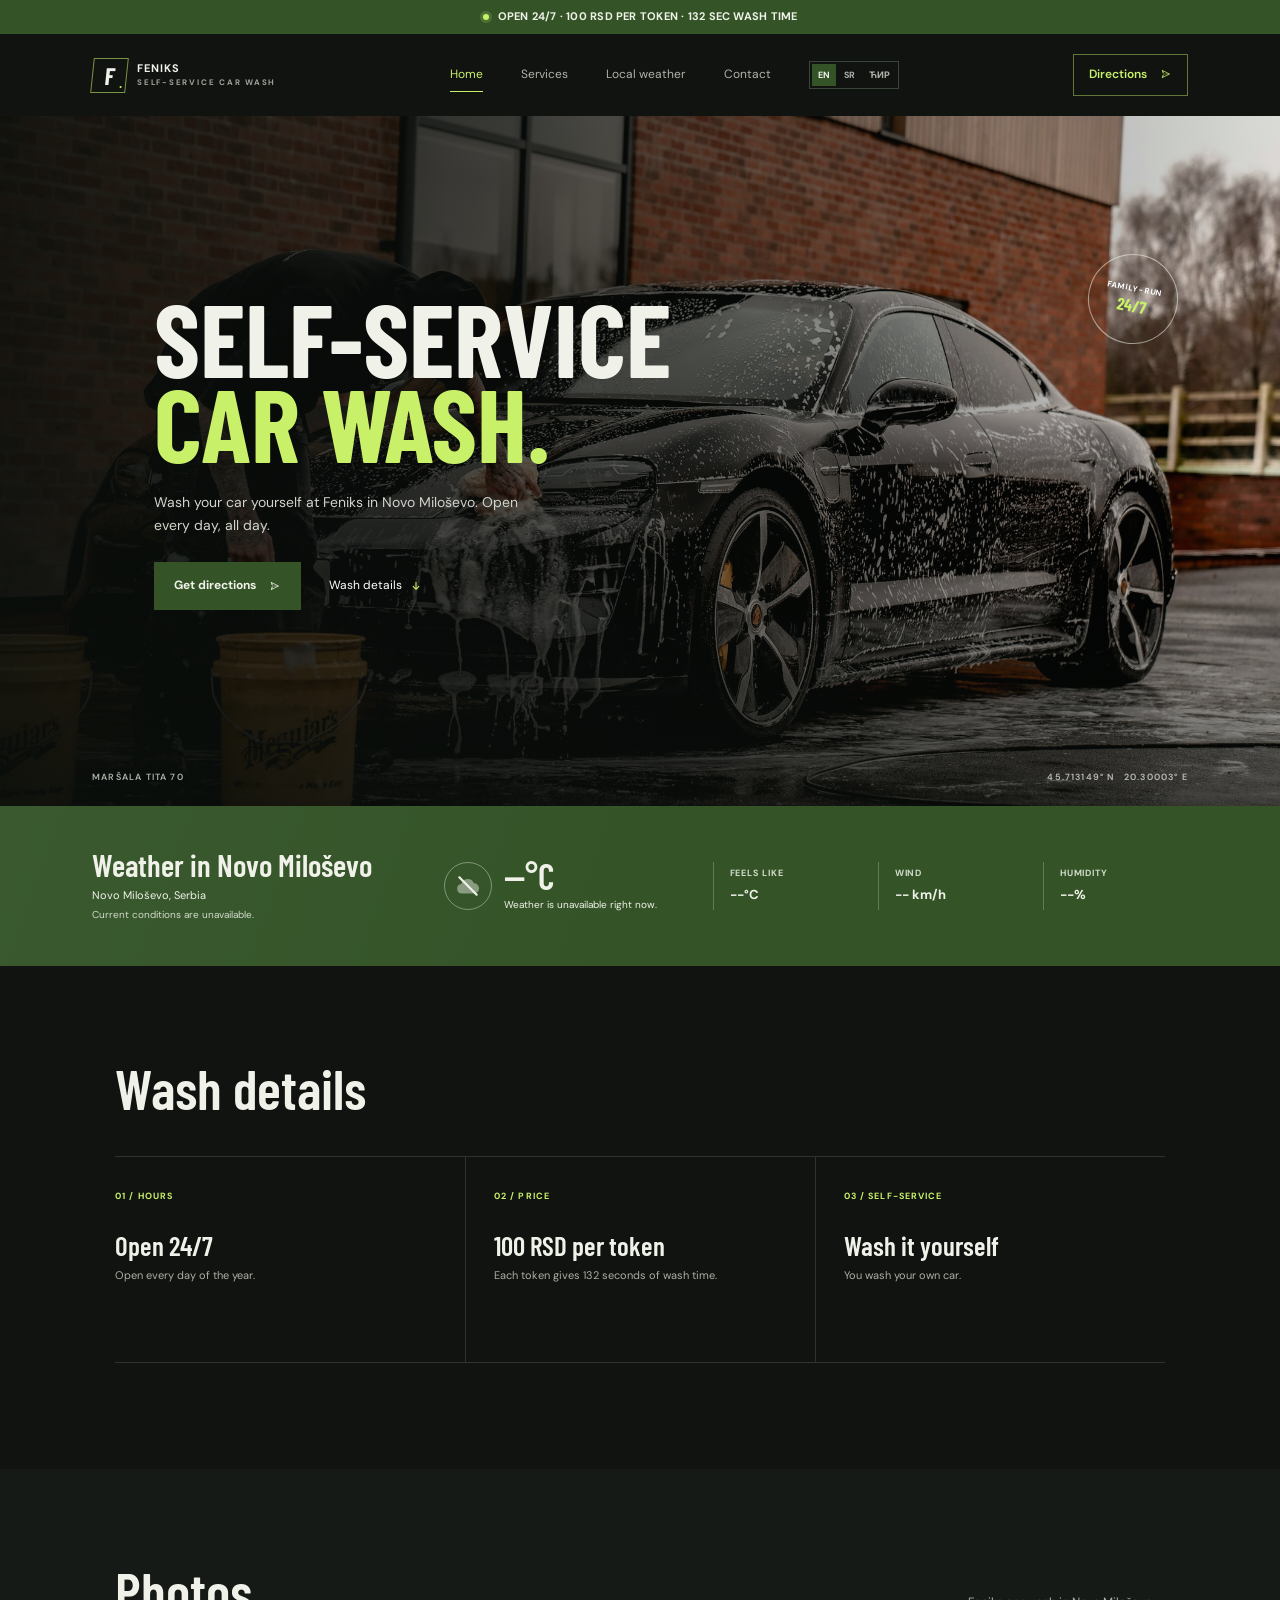
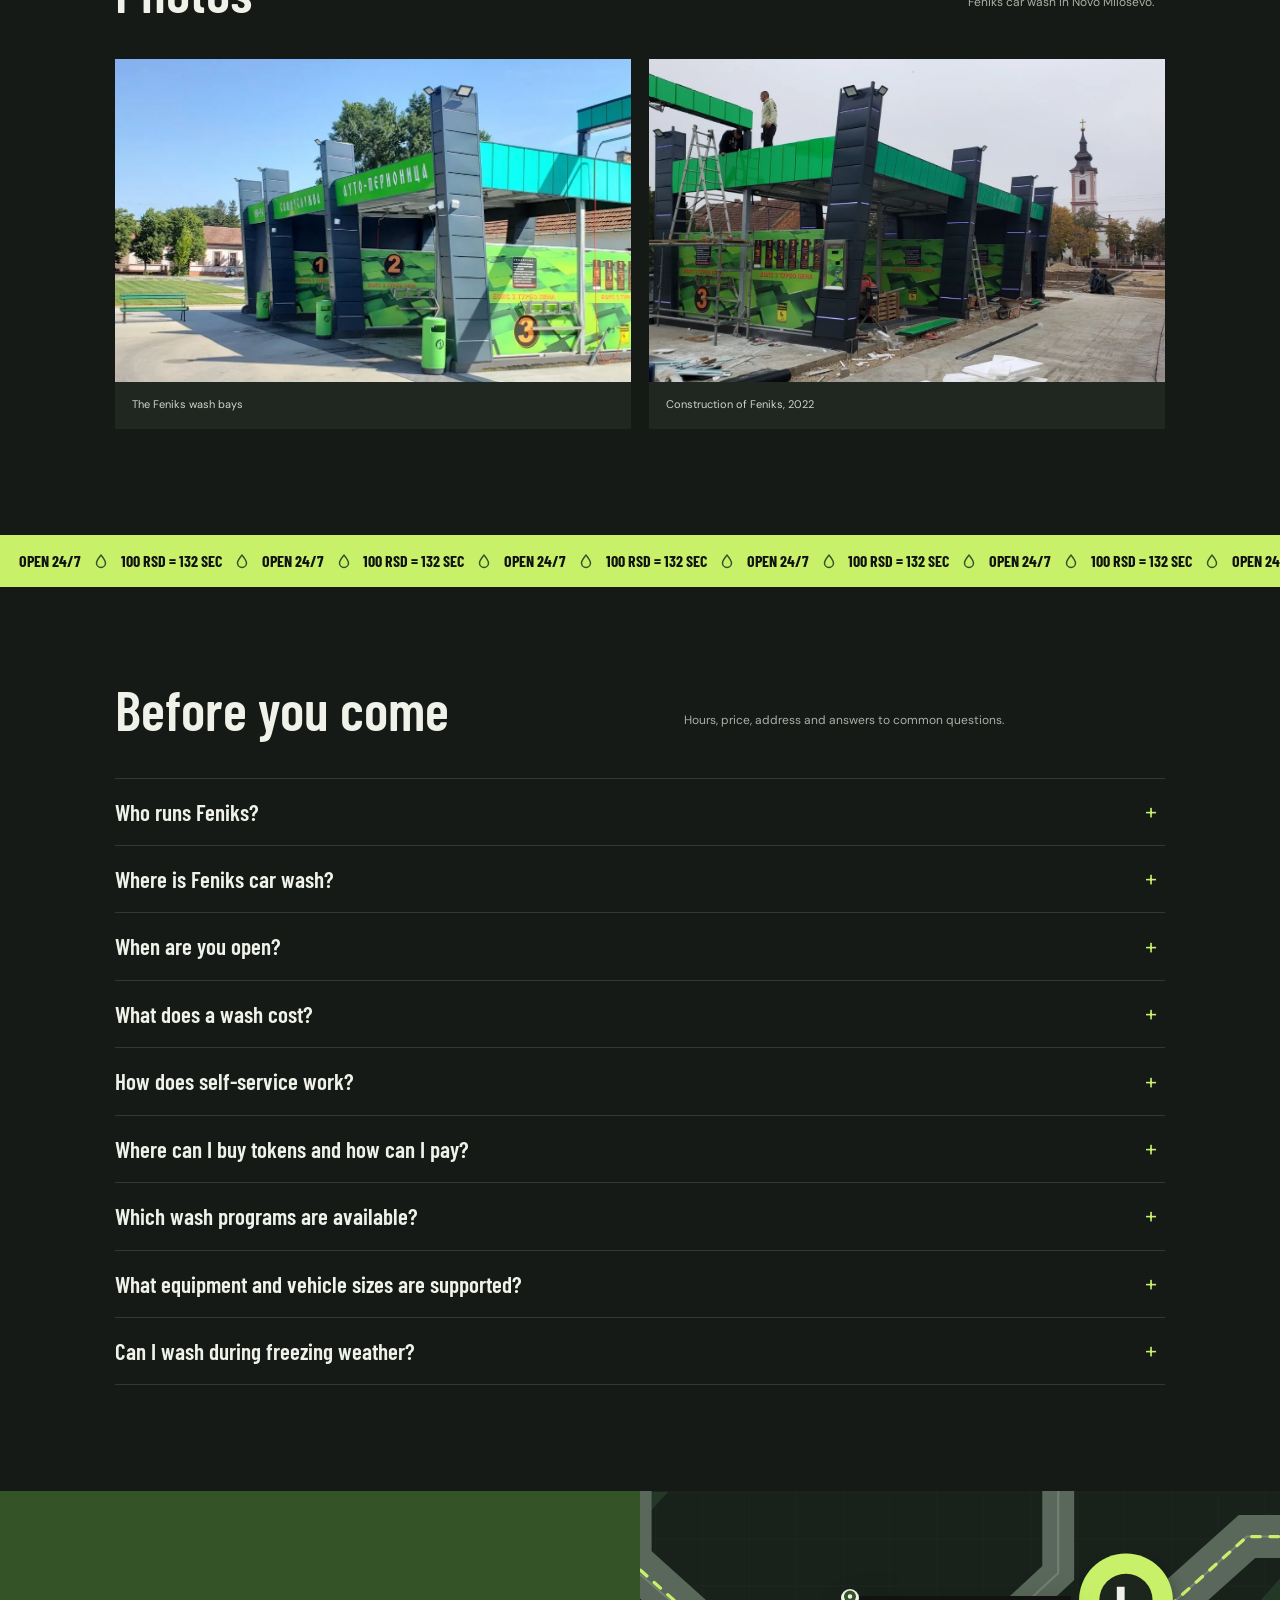
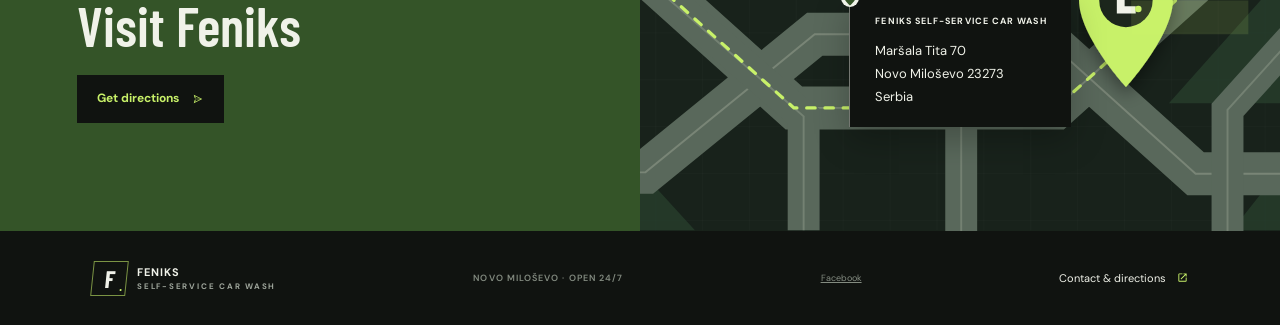
<file: index.html>
<!doctype html>
<html lang="en">
<head>
  <meta charset="utf-8">
  <meta name="viewport" content="width=device-width, initial-scale=1">
  <meta name="theme-color" content="#101310">
  <link rel="icon" href="assets/phoenix.svg" type="image/svg+xml">
  <meta name="description" data-description-en="Feniks is a family-run self-service car wash at Maršala Tita 70 in Novo Miloševo, Serbia. Open 24/7. A 100 RSD token gives 132 seconds of wash time." data-description-sr="Feniks je porodična samouslužna auto-perionica na adresi Maršala Tita 70 u Novom Miloševu, Srbija. Otvorena je 24/7. Žeton od 100 RSD daje 132 sekunde pranja." content="Feniks is a family-run self-service car wash at Maršala Tita 70 in Novo Miloševo, Serbia. Open 24/7. A 100 RSD token gives 132 seconds of wash time.">
  <link rel="canonical" href="https://feniks-autoperionica.netlify.app/">
  <link rel="apple-touch-icon" href="assets/apple-touch-icon.png">
  <meta property="og:title" data-meta-en="Feniks Self-Service Car Wash | Novo Miloševo" data-meta-sr="Feniks samouslužna auto-perionica | Novo Miloševo" content="Feniks Self-Service Car Wash | Novo Miloševo">
  <meta property="og:description" data-meta-en="Feniks is a family-run self-service car wash at Maršala Tita 70 in Novo Miloševo, Serbia. Open 24/7. A 100 RSD token gives 132 seconds of wash time." data-meta-sr="Feniks je porodična samouslužna auto-perionica na adresi Maršala Tita 70 u Novom Miloševu, Srbija. Otvorena je 24/7. Žeton od 100 RSD daje 132 sekunde pranja." content="Feniks is a family-run self-service car wash at Maršala Tita 70 in Novo Miloševo, Serbia. Open 24/7. A 100 RSD token gives 132 seconds of wash time.">
  <meta property="og:type" content="website">
  <meta property="og:url" content="https://feniks-autoperionica.netlify.app/">
  <meta property="og:image" content="https://feniks-autoperionica.netlify.app/assets/hero-carwash.jpg">
  <meta name="twitter:card" content="summary_large_image">
  <title data-en="Feniks Self-Service Car Wash | Novo Miloševo" data-sr="Feniks samouslužna auto-perionica | Novo Miloševo">Feniks Self-Service Car Wash | Novo Miloševo</title>
  <!-- Add telephone to this structured data only after the owner supplies verified details. -->
  <script type="application/ld+json">
  {
    "@context": "https://schema.org",
    "@type": "AutoWash",
    "name": "Feniks",
    "url": "https://feniks-autoperionica.netlify.app/",
    "image": "https://feniks-autoperionica.netlify.app/assets/hero-carwash.jpg",
    "inLanguage": ["sr", "en"],
    "sameAs": ["https://www.facebook.com/auoperionica.feniks.novo.milosevo/"],
    "description": "Family-run self-service car wash at Maršala Tita 70 in Novo Miloševo, Serbia. Open 24/7. A 100 RSD token gives 132 seconds of wash time.",
    "address": {
      "@type": "PostalAddress",
      "streetAddress": "Maršala Tita 70",
      "addressLocality": "Novo Miloševo",
      "postalCode": "23273",
      "addressRegion": "Vojvodina",
      "addressCountry": "RS"
    },
    "geo": {
      "@type": "GeoCoordinates",
      "latitude": 45.713149,
      "longitude": 20.30003
    },
    "hasMap": "https://share.google/EAo3mSlD37FfRf42s",
    "openingHoursSpecification": {
      "@type": "OpeningHoursSpecification",
      "dayOfWeek": [
        "https://schema.org/Monday",
        "https://schema.org/Tuesday",
        "https://schema.org/Wednesday",
        "https://schema.org/Thursday",
        "https://schema.org/Friday",
        "https://schema.org/Saturday",
        "https://schema.org/Sunday"
      ],
      "opens": "00:00",
      "closes": "23:59"
    }
  }
  </script>
  <link rel="stylesheet" href="styles.css">
  <script src="script.js" defer></script>
</head>
<body>
  <div class="topline"><span class="pulse-dot"></span><span data-en="OPEN 24/7 · 100 RSD PER TOKEN · 132 SEC WASH TIME" data-sr="OTVORENO 24/7 · 100 RSD PO ŽETONU · 132 SEKUNDI PRANJA">OPEN 24/7 · 100 RSD PER TOKEN · 132 SEC WASH TIME</span></div>
  <header class="site-header">
    <a class="brand" href="index.html" aria-label="Feniks home"><span class="brand-mark">F<span>.</span></span><span class="brand-name">FENIKS <small data-en="SELF-SERVICE CAR WASH" data-sr="SAMOUSLUŽNA AUTO-PERIONICA">SELF-SERVICE CAR WASH</small></span></a>
    <nav class="main-nav" aria-label="Main navigation / Navigacija">
      <a class="active" href="index.html" aria-current="page" data-en="Home" data-sr="Početna">Home</a>
      <a href="#services" data-en="Services" data-sr="Usluge">Services</a>
      <a href="#weather" data-en="Local weather" data-sr="Vreme">Local weather</a>
      <a href="contact.html" data-en="Contact" data-sr="Kontakt">Contact</a>
      <div class="language-switch" role="group" aria-label="Language / Jezik">
        <button type="button" data-language="en" aria-pressed="true">EN</button>
        <button type="button" data-language="sr-Latn" aria-pressed="false" aria-label="Serbian Latin">SR</button>
        <button type="button" data-language="sr-Cyrl" aria-pressed="false" aria-label="Serbian Cyrillic">ЋИР</button>
      </div>
    </nav>
    <a class="header-cta" href="contact.html"><span class="cta-label" data-en="Directions" data-sr="Lokacija">Directions</span><svg class="icon" aria-hidden="true"><use href="assets/icons.svg#near-me"></use></svg></a>
  </header>

  <main>
    <section class="hero" aria-labelledby="hero-title">
      <img class="hero-image" src="assets/hero-carwash.jpg" alt="A car in a self-service wash bay at Feniks in Novo Miloševo" width="2200" height="1467" fetchpriority="high">
      <div class="hero-shade"></div>
      <div class="hero-copy">
        <h1 id="hero-title"><span class="title-line" data-en="SELF-SERVICE" data-sr="SAMOUSLUŽNA">SELF-SERVICE</span><br><span class="accent-line" data-en="CAR WASH." data-sr="AUTO-PERIONICA.">CAR WASH.</span></h1>
        <p class="hero-text" data-en="Wash your car yourself at Feniks in Novo Miloševo. Open every day, all day." data-sr="Operite automobil sami u auto-perionici Feniks u Novom Miloševu. Otvoreno svakog dana, 24 sata.">Wash your car yourself at Feniks in Novo Miloševo. Open every day, all day.</p>
        <div class="hero-actions">
          <a class="button button-green" href="contact.html"><span class="button-label" data-en="Get directions" data-sr="Lokacija">Get directions</span><svg class="icon" aria-hidden="true"><use href="assets/icons.svg#near-me"></use></svg></a>
          <a class="text-link" href="#services"><span class="text-label" data-en="Wash details" data-sr="Detalji pranja">Wash details</span> <svg class="icon" aria-hidden="true"><use href="assets/icons.svg#arrow-down"></use></svg></a>
        </div>
      </div>
      <div class="hero-stamp"><span data-en="FAMILY-RUN" data-sr="PORODIČNA">FAMILY-RUN</span><b>24/7</b></div>
      <div class="hero-bottom"><span>MARŠALA TITA 70</span><span>45.713149° N &nbsp; 20.30003° E</span></div>
    </section>

    <section class="weather-band" id="weather" aria-labelledby="weather-title">
      <div class="weather-intro">
        <h2 id="weather-title" data-en="Weather in Novo Miloševo" data-sr="Vreme u Novom Miloševu">Weather in Novo Miloševo</h2>
        <p><span data-en="Novo Miloševo, Serbia" data-sr="Novo Miloševo, Srbija">Novo Miloševo, Serbia</span> <span class="weather-updated" id="weather-updated" data-en="Current conditions are unavailable." data-sr="Trenutni uslovi nisu dostupni.">Current conditions are unavailable.</span></p>
      </div>
      <div class="weather-current" aria-live="polite">
        <span class="weather-symbol" id="weather-symbol" aria-hidden="true"><svg class="icon"><use href="assets/icons.svg#partly-cloudy"></use></svg></span>
        <div><strong id="weather-temperature">--°C</strong><span id="weather-description" data-en="Weather is unavailable right now." data-sr="Vreme trenutno nije dostupno.">Weather is unavailable right now.</span></div>
      </div>
      <div class="weather-detail"><span data-en="FEELS LIKE" data-sr="SUBJEKTIVNI OSEĆAJ">FEELS LIKE</span><strong id="weather-feels">--°C</strong></div>
      <div class="weather-detail"><span data-en="WIND" data-sr="VETAR">WIND</span><strong id="weather-wind">-- km/h</strong></div>
      <div class="weather-detail"><span data-en="HUMIDITY" data-sr="VLAGA">HUMIDITY</span><strong id="weather-humidity">--%</strong></div>
    </section>

    <section class="services section-wrap" id="services" aria-labelledby="services-title">
      <div class="section-heading">
        <div><h2 id="services-title" data-en="Wash details" data-sr="Informacije o pranju">Wash details</h2></div>
      </div>
      <div class="service-grid">
        <article class="service-item"><span class="service-number" data-en="01 / HOURS" data-sr="01 / RADNO VREME">01 / HOURS</span><h3 data-en="Open 24/7" data-sr="Otvoreno 24/7">Open 24/7</h3><p data-en="Open every day of the year." data-sr="Otvoreno svakog dana u godini.">Open every day of the year.</p></article>
        <article class="service-item"><span class="service-number" data-en="02 / PRICE" data-sr="02 / CENA">02 / PRICE</span><h3 data-en="100 RSD per token" data-sr="100 RSD po žetonu">100 RSD per token</h3><p data-en="Each token gives 132 seconds of wash time." data-sr="Svaki žeton daje 132 sekunde pranja.">Each token gives 132 seconds of wash time.</p></article>
        <article class="service-item"><span class="service-number" data-en="03 / SELF-SERVICE" data-sr="03 / SAMOUSLUŽNO">03 / SELF-SERVICE</span><h3 data-en="Wash it yourself" data-sr="Perite sami">Wash it yourself</h3><p data-en="You wash your own car." data-sr="Sami perete svoj automobil.">You wash your own car.</p></article>
      </div>
    </section>

    <section class="wash-gallery section-wrap" aria-labelledby="wash-gallery-title">
      <div class="section-heading">
        <div><h2 id="wash-gallery-title" data-en="Photos" data-sr="Fotografije">Photos</h2></div>
        <p data-en="Feniks car wash in Novo Miloševo." data-sr="Auto-perionica Feniks u Novom Miloševu.">Feniks car wash in Novo Miloševo.</p>
      </div>
      <div class="wash-gallery-grid">
        <figure class="wash-photo wash-photo-wide">
          <img src="assets/wash-facility.webp" alt="Feniks self-service car wash bays in Novo Miloševo" width="1360" height="661" loading="lazy" decoding="async">
          <figcaption data-en="The Feniks wash bays" data-sr="Boksovi auto-perionice Feniks">The Feniks wash bays</figcaption>
        </figure>
        <figure class="wash-photo">
          <img src="assets/construction-2022.webp" alt="Feniks car wash under construction in 2022" width="1365" height="768" loading="lazy" decoding="async">
          <figcaption data-en="Construction of Feniks, 2022" data-sr="Izgradnja auto-perionice Feniks, 2022. godine">Construction of Feniks, 2022</figcaption>
        </figure>
      </div>
    </section>

    <div class="motion-ticker" role="region" aria-label="Car wash highlights" data-aria-en="Car wash highlights" data-aria-sr="Prednosti auto-perionice">
      <div class="ticker-track">
        <div class="ticker-group">
          <span data-en="OPEN 24/7" data-sr="OTVORENO 24/7">OPEN 24/7</span><svg class="icon ticker-mark" aria-hidden="true"><use href="assets/icons.svg#water-drop"></use></svg>
          <span data-en="100 RSD = 132 SEC" data-sr="100 RSD = 132 SEKUNDI">100 RSD = 132 SEC</span><svg class="icon ticker-mark" aria-hidden="true"><use href="assets/icons.svg#water-drop"></use></svg>
        </div>
      </div>
    </div>
    <section class="faq-section section-wrap" id="faq" aria-labelledby="faq-title">
      <div class="section-heading">
        <div>
          <h2 id="faq-title" data-en="Before you come" data-sr="Pre dolaska">Before you come</h2>
        </div>
        <p data-en="Hours, price, address and answers to common questions." data-sr="Radno vreme, cena, adresa i odgovori na česta pitanja.">Hours, price, address and answers to common questions.</p>
      </div>
      <div class="faq-list">
        <details class="faq-item">
          <summary><span data-en="Who runs Feniks?" data-sr="Ko vodi Feniks?">Who runs Feniks?</span></summary>
          <div class="faq-answer"><p data-en="Feniks is a family-run self-service car wash." data-sr="Feniks je porodična samouslužna auto-perionica.">Feniks is a family-run self-service car wash.</p></div>
        </details>
        <details class="faq-item">
          <summary><span data-en="Where is Feniks car wash?" data-sr="Gde se nalazi auto-perionica Feniks?">Where is Feniks car wash?</span></summary>
          <div class="faq-answer">
            <p data-en="Maršala Tita 70, 23273 Novo Miloševo, Serbia." data-sr="Maršala Tita 70, 23273 Novo Miloševo, Srbija.">Maršala Tita 70, 23273 Novo Miloševo, Serbia.</p>
            <a href="https://share.google/EAo3mSlD37FfRf42s" target="_blank" rel="noopener noreferrer" data-en="Open the location in Google Maps." data-sr="Otvori lokaciju u Google mapama.">Open the location in Google Maps.</a>
          </div>
        </details>
        <details class="faq-item">
          <summary><span data-en="When are you open?" data-sr="Kada ste otvoreni?">When are you open?</span></summary>
          <div class="faq-answer"><p data-en="Every day, 24 hours a day." data-sr="Svakog dana, 24 sata dnevno.">Every day, 24 hours a day.</p></div>
        </details>
        <details class="faq-item">
          <summary><span data-en="What does a wash cost?" data-sr="Koliko košta pranje?">What does a wash cost?</span></summary>
          <div class="faq-answer"><p data-en="One token costs 100 RSD and gives 132 seconds of wash time." data-sr="Jedan žeton košta 100 RSD i daje 132 sekunde pranja.">One token costs 100 RSD and gives 132 seconds of wash time.</p></div>
        </details>
        <details class="faq-item">
          <summary><span data-en="How does self-service work?" data-sr="Kako funkcioniše samouslužno pranje?">How does self-service work?</span></summary>
          <div class="faq-answer">
            <ol>
              <li data-en="Buy tokens at the kiosk using cash or a card." data-sr="Kupite žetone na kiosku gotovinom ili karticom.">Buy tokens at the kiosk using cash or a card.</li>
              <li data-en="Rinse the vehicle with water." data-sr="Isperite vozilo vodom.">Rinse the vehicle with water.</li>
              <li data-en="Apply soap." data-sr="Nanesite sapun.">Apply soap.</li>
              <li data-en="Rinse off the soap with water." data-sr="Isperite sapun vodom.">Rinse off the soap with water.</li>
              <li data-en="Apply wax." data-sr="Nanesite vosak.">Apply wax.</li>
              <li data-en="Finish with a final rinse." data-sr="Završite završnim ispiranjem.">Finish with a final rinse.</li>
              <li><span data-en="If equipment has a problem, use the " data-sr="Ako postoji problem sa opremom, koristite ">If equipment has a problem, use the </span><a href="contact.html" data-en="contact options on our contact page." data-sr="kontakt opcije na našoj kontakt stranici.">contact options on our contact page.</a></li>
            </ol>
          </div>
        </details>
        <details class="faq-item">
          <summary><span data-en="Where can I buy tokens and how can I pay?" data-sr="Gde mogu da kupim žetone i kako mogu da platim?">Where can I buy tokens and how can I pay?</span></summary>
          <div class="faq-answer"><p data-en="Tokens are available at the kiosk. You can pay with cash or a card." data-sr="Žetoni su dostupni na kiosku. Možete platiti gotovinom ili karticom.">Tokens are available at the kiosk. You can pay with cash or a card.</p></div>
        </details>
        <details class="faq-item">
          <summary><span data-en="Which wash programs are available?" data-sr="Koji programi pranja su dostupni?">Which wash programs are available?</span></summary>
          <div class="faq-answer"><p data-en="Wash in this order: water, soap, water, wax, then a final rinse." data-sr="Perite ovim redosledom: voda, sapun, voda, vosak, pa završno ispiranje.">Wash in this order: water, soap, water, wax, then a final rinse.</p></div>
        </details>
        <details class="faq-item">
          <summary><span data-en="What equipment and vehicle sizes are supported?" data-sr="Koja oprema i veličine vozila su dostupni?">What equipment and vehicle sizes are supported?</span></summary>
          <div class="faq-answer"><p data-en="There are three wash bays, including one designated for larger vehicles. The wash supports vehicles from small cars to large tractors. Animals and non-motorized vehicles are not allowed." data-sr="Na raspolaganju su tri boksa za pranje, od kojih je jedan namenjen većim vozilima. Perionica podržava vozila od malih automobila do velikih traktora. Pristup životinjama i nemotorizovanim vozilima nije dozvoljen.">There are three wash bays, including one designated for larger vehicles. The wash supports vehicles from small cars to large tractors. Animals and non-motorized vehicles are not allowed.</p></div>
        </details>
        <details class="faq-item">
          <summary><span data-en="Can I wash during freezing weather?" data-sr="Mogu li da perem vozilo tokom mraza?">Can I wash during freezing weather?</span></summary>
          <div class="faq-answer"><p data-en="The car wash remains operational during freezing weather. Please be mindful that the ground may be slippery outside the heated-floor bays." data-sr="Auto-perionica nastavlja sa radom i tokom mraza. Imajte u vidu da tlo može biti klizavo izvan boksova sa grejanim podom.">The car wash remains operational during freezing weather. Please be mindful that the ground may be slippery outside the heated-floor bays.</p></div>
        </details>
      </div>
    </section>

    <section class="location-strip">
      <div class="location-copy"><h2 data-en="Visit Feniks" data-sr="Posetite Feniks">Visit Feniks</h2><a class="button button-dark" href="contact.html"><span class="button-label" data-en="Get directions" data-sr="Lokacija">Get directions</span><svg class="icon" aria-hidden="true"><use href="assets/icons.svg#near-me"></use></svg></a></div>
      <div class="location-map">
        <img src="assets/location-map.svg" alt="" aria-hidden="true" width="1800" height="520" loading="lazy" decoding="async">
        <div class="location-address"><svg class="icon location-pin" aria-hidden="true"><use href="assets/icons.svg#location-pin"></use></svg><p data-en="FENIKS SELF-SERVICE CAR WASH" data-sr="FENIKS SAMOUSLUŽNA AUTO-PERIONICA">FENIKS SELF-SERVICE CAR WASH</p><address><span data-en="Maršala Tita 70" data-sr="Maršala Tita 70">Maršala Tita 70</span><br><span data-en="Novo Miloševo 23273" data-sr="Novo Miloševo 23273">Novo Miloševo 23273</span><br><span data-en="Serbia" data-sr="Srbija">Serbia</span></address></div>
      </div>
    </section>
  </main>

  <footer class="site-footer">
    <a class="brand" href="index.html"><span class="brand-mark">F<span>.</span></span><span class="brand-name">FENIKS <small data-en="SELF-SERVICE CAR WASH" data-sr="SAMOUSLUŽNA AUTO-PERIONICA">SELF-SERVICE CAR WASH</small></span></a>
    <span data-en="NOVO MILOŠEVO · OPEN 24/7" data-sr="NOVO MILOŠEVO · OTVORENO 24/7">NOVO MILOŠEVO · OPEN 24/7</span>
    <div class="footer-contact">
      <span hidden data-en="Phone: TODO(owner): phone number" data-sr="Telefon: TODO(owner): broj telefona">Phone: TODO(owner): phone number</span>
      <span hidden data-en="Viber / WhatsApp: TODO(owner): number" data-sr="Viber / WhatsApp: TODO(owner): broj">Viber / WhatsApp: TODO(owner): number</span>
      <a href="https://www.facebook.com/auoperionica.feniks.novo.milosevo/" target="_blank" rel="noopener">Facebook</a>
    </div>
    <a href="contact.html"><span data-en="Contact & directions" data-sr="Kontakt i lokacija">Contact & directions</span> <svg class="icon" aria-hidden="true"><use href="assets/icons.svg#open-in-new"></use></svg></a>
  </footer>
</body>
</html>
</file>
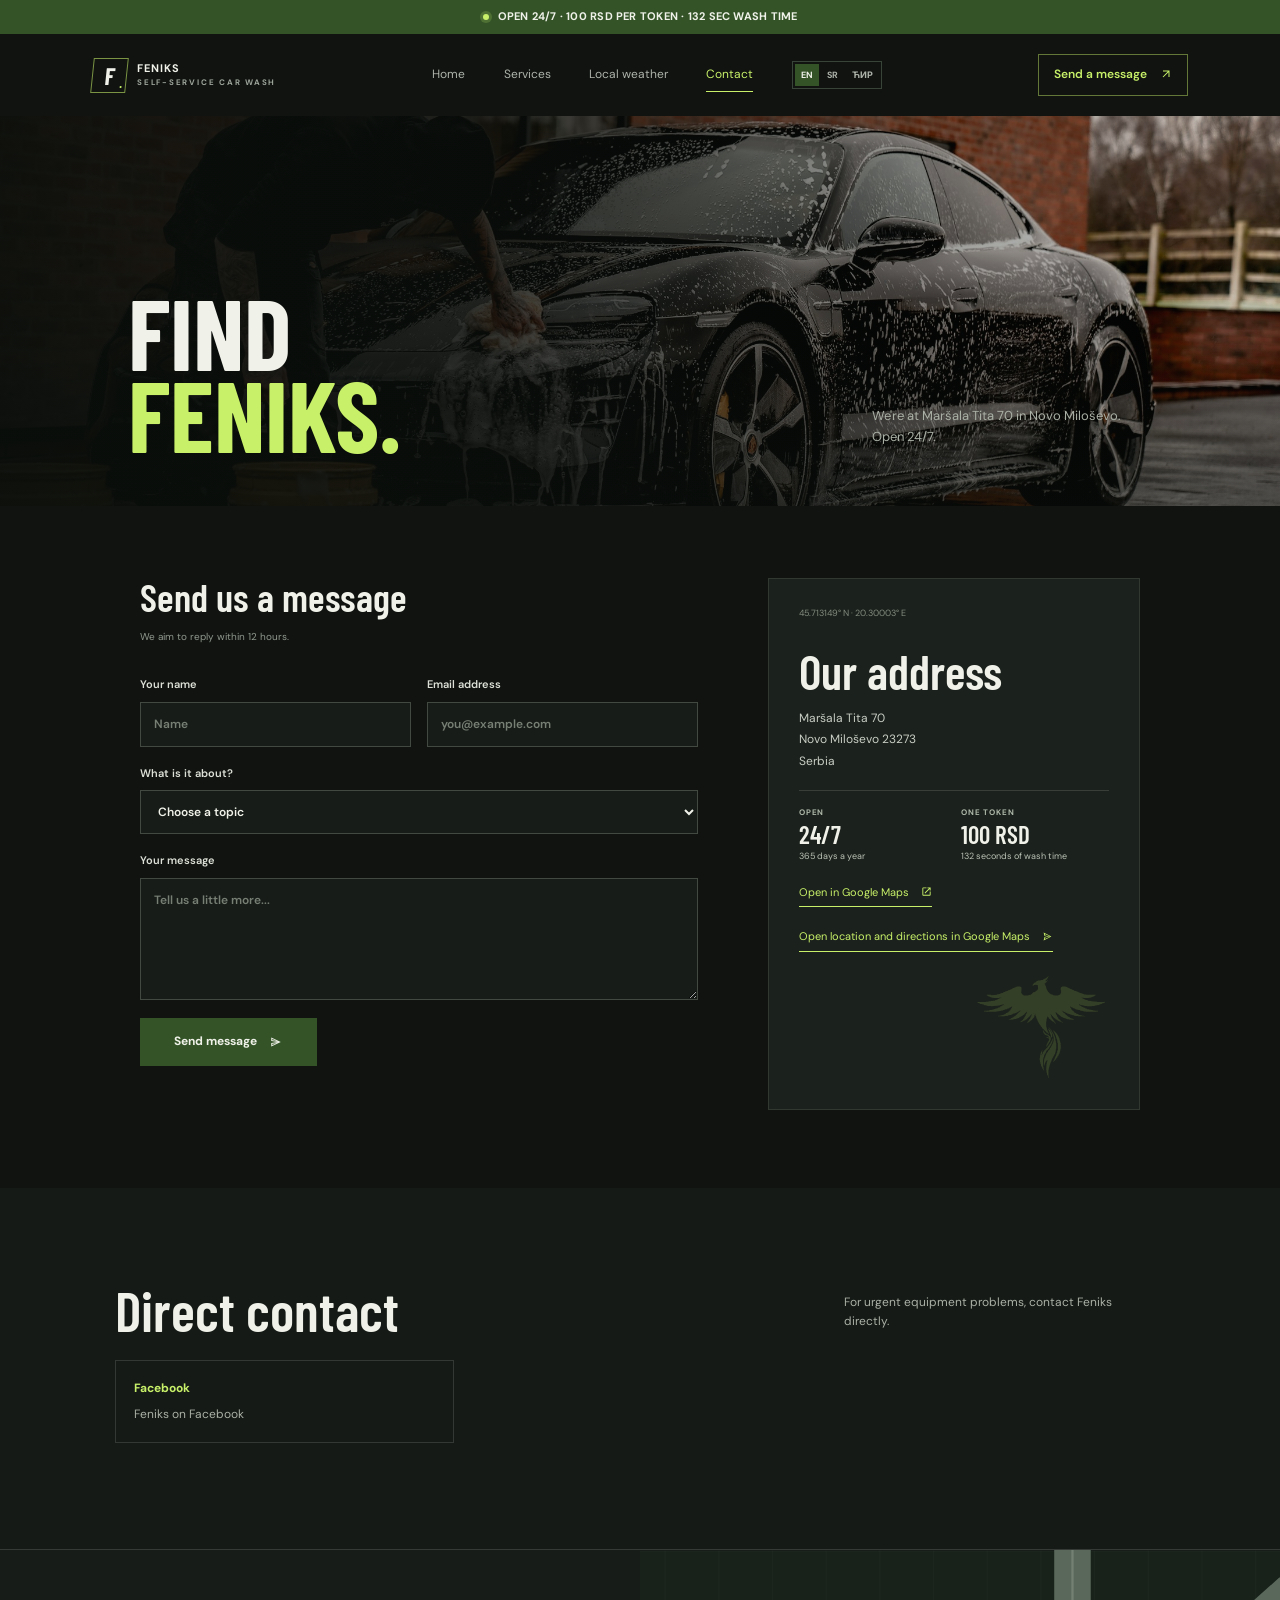
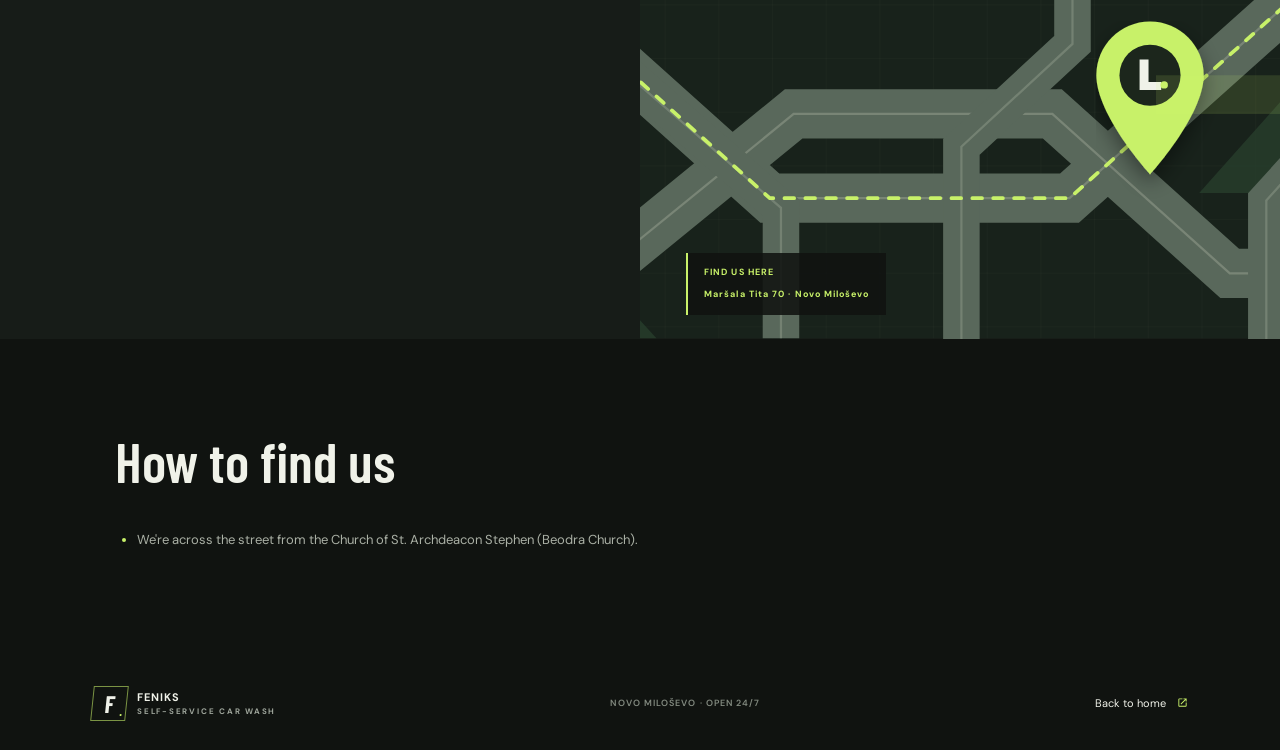
<file: contact.html>
<!doctype html>
<html lang="en">
<head>
  <meta charset="utf-8">
  <meta name="viewport" content="width=device-width, initial-scale=1">
  <meta name="theme-color" content="#101310">
  <link rel="icon" href="assets/phoenix.svg" type="image/svg+xml">
  <link rel="canonical" href="https://feniks-autoperionica.netlify.app/contact">
  <link rel="apple-touch-icon" href="assets/apple-touch-icon.png">
  <meta property="og:title" data-meta-en="Contact & Directions | Feniks" data-meta-sr="Kontakt i lokacija | Feniks" content="Contact & Directions | Feniks">
  <meta property="og:description" data-meta-en="Contact Feniks self-service car wash or get directions to Maršala Tita 70, Novo Miloševo. Open 24/7." data-meta-sr="Kontaktirajte auto-perionicu Feniks ili pronađite put do adrese Maršala Tita 70, Novo Miloševo. Otvoreno 24/7." content="Contact Feniks self-service car wash or get directions to Maršala Tita 70, Novo Miloševo. Open 24/7.">
  <meta property="og:type" content="website">
  <meta property="og:url" content="https://feniks-autoperionica.netlify.app/contact">
  <meta property="og:image" content="https://feniks-autoperionica.netlify.app/assets/hero-carwash.jpg">
  <meta name="twitter:card" content="summary_large_image">
  <meta name="description" data-description-en="Contact Feniks self-service car wash or get directions to Maršala Tita 70, Novo Miloševo. Open 24/7." data-description-sr="Kontaktirajte samouslužnu auto-perionicu Feniks ili pronađite put do adrese Maršala Tita 70, Novo Miloševo. Otvoreno 24/7." content="Contact Feniks self-service car wash or get directions to Maršala Tita 70, Novo Miloševo. Open 24/7.">
  <title data-en="Contact & Directions | Feniks" data-sr="Kontakt i lokacija | Feniks">Contact & Directions | Feniks</title>
  <link rel="stylesheet" href="styles.css">
  <script src="script.js" defer></script>
</head>
<body>
  <div class="topline"><span class="pulse-dot"></span><span data-en="OPEN 24/7 · 100 RSD PER TOKEN · 132 SEC WASH TIME" data-sr="OTVORENO 24/7 · 100 RSD PO ŽETONU · 132 SEKUNDI PRANJA">OPEN 24/7 · 100 RSD PER TOKEN · 132 SEC WASH TIME</span></div>
  <header class="site-header">
    <a class="brand" href="index.html" aria-label="Feniks home" data-aria-en="Feniks home" data-aria-sr="Početna Feniks"><span class="brand-mark">F<span>.</span></span><span class="brand-name"><span data-en="FENIKS" data-sr="FENIKS">FENIKS</span> <small data-en="SELF-SERVICE CAR WASH" data-sr="SAMOUSLUŽNA AUTO-PRAONICA">SELF-SERVICE CAR WASH</small></span></a>
    <nav class="main-nav" aria-label="Main navigation" data-aria-en="Main navigation" data-aria-sr="Glavna navigacija">
      <a href="index.html" data-en="Home" data-sr="Početna">Home</a>
      <a href="index.html#services" data-en="Services" data-sr="Usluge">Services</a>
      <a href="index.html#weather" data-en="Local weather" data-sr="Vreme">Local weather</a>
      <a class="active" href="contact.html" aria-current="page" data-en="Contact" data-sr="Kontakt">Contact</a>
      <div class="language-switch" role="group" aria-label="Language" data-aria-en="Language" data-aria-sr="Jezik">
        <button type="button" data-language="en" aria-pressed="true">EN</button>
        <button type="button" data-language="sr-Latn" aria-pressed="false" aria-label="Serbian Latin">SR</button>
        <button type="button" data-language="sr-Cyrl" aria-pressed="false" aria-label="Serbian Cyrillic">ЋИР</button>
      </div>
    </nav>
    <a class="header-cta" href="#contact-form"><span class="cta-label" data-en="Send a message" data-sr="Pošaljite poruku">Send a message</span><svg class="icon" aria-hidden="true"><use href="assets/icons.svg#south-east"></use></svg></a>
  </header>

  <main>
    <section class="contact-intro">
      <img class="contact-intro-image" src="assets/hero-carwash.jpg" alt="A car being washed at an outdoor car-wash bay in Novo Miloševo" width="2200" height="1467" fetchpriority="high">
      <div class="contact-intro-shade" aria-hidden="true"></div>
      <div class="contact-intro-copy"><h1><span class="title-line" data-en="FIND" data-sr="PRONAĐITE">FIND</span><br><span class="accent-line" data-en="FENIKS." data-sr="FENIKS.">FENIKS.</span></h1></div>
      <p class="contact-intro-note" data-en="We're at Maršala Tita 70 in Novo Miloševo. Open 24/7." data-sr="Nalazimo se u Ulici Maršala Tita 70 u Novom Miloševu. Otvoreno 24/7.">We're at Maršala Tita 70 in Novo Miloševo. Open 24/7.</p>
    </section>

    <section class="contact-layout" id="contact-form">
      <div class="form-panel">
        <h2 data-en="Send us a message" data-sr="Pošaljite nam poruku">Send us a message</h2>
        <p class="form-note" data-en="We aim to reply within 12 hours." data-sr="Odgovaramo u roku od 12 sati.">We aim to reply within 12 hours.</p>
        <form id="message-form" name="contact" method="POST" action="thank-you.html" data-netlify="true" data-netlify-honeypot="bot-field">
          <input type="hidden" name="form-name" value="contact">
          <p hidden><label for="bot-field" data-en="Leave this field empty" data-sr="Ostavite ovo polje prazno">Leave this field empty</label><input id="bot-field" name="bot-field" tabindex="-1" autocomplete="off"></p>
          <div class="form-row">
            <label for="name"><span data-en="Your name" data-sr="Vaše ime">Your name</span><input id="name" name="name" autocomplete="name" required placeholder="Name" data-placeholder-en="Name" data-placeholder-sr="Ime"></label>
            <label for="email"><span data-en="Email address" data-sr="Imejl adresa">Email address</span><input id="email" name="email" type="email" autocomplete="email" required placeholder="you@example.com" data-placeholder-en="you@example.com" data-placeholder-sr="vi@example.com"></label>
          </div>
          <label for="topic"><span data-en="What is it about?" data-sr="Tema poruke">What is it about?</span>
            <select id="topic" name="topic" required>
              <option value="" selected disabled data-en="Choose a topic" data-sr="Izaberite temu">Choose a topic</option>
              <option value="wash-question" data-en="Question about the car wash" data-sr="Pitanje o auto-perionici">Question about the car wash</option>
              <option value="problem" data-en="Report a problem or broken equipment" data-sr="Prijava problema ili kvara na opremi">Report a problem or broken equipment</option>
              <option value="business" data-en="Business or other inquiry" data-sr="Poslovni ili drugi upit">Business or other inquiry</option>
              <option value="feedback" data-en="Feedback" data-sr="Povratne informacije">Feedback</option>
            </select>
          </label>
          <label for="message"><span data-en="Your message" data-sr="Vaša poruka">Your message</span><textarea id="message" name="message" rows="5" required placeholder="Tell us a little more..." data-placeholder-en="Tell us a little more..." data-placeholder-sr="Napišite nam više detalja..."></textarea></label>
          <button class="button button-green form-submit" type="submit"><span class="button-label" data-en="Send message" data-sr="Pošaljite poruku">Send message</span><svg class="icon" aria-hidden="true"><use href="assets/icons.svg#send"></use></svg></button>
          <p class="form-status" id="form-status" role="status" aria-live="polite"></p>
        </form>
      </div>
      <aside class="address-panel">
        <div class="address-panel-top"><span class="address-coordinate">45.713149° N · 20.30003° E</span></div>
        <h2 data-en="Our address" data-sr="Naša adresa">Our address</h2>
        <address><span data-en="Maršala Tita 70" data-sr="Maršala Tita 70">Maršala Tita 70</span><br><span data-en="Novo Miloševo 23273" data-sr="Novo Miloševo 23273">Novo Miloševo 23273</span><br><span data-en="Serbia" data-sr="Srbija">Serbia</span></address>
        <div class="wash-facts">
          <div><span data-en="OPEN" data-sr="OTVORENO">OPEN</span><strong>24/7</strong><small data-en="365 days a year" data-sr="365 dana godišnje">365 days a year</small></div>
          <div><span data-en="ONE TOKEN" data-sr="JEDAN ŽETON">ONE TOKEN</span><strong>100 RSD</strong><small data-en="132 seconds of wash time" data-sr="132 sekunde pranja">132 seconds of wash time</small></div>
        </div>
        <a class="address-link" href="https://share.google/EAo3mSlD37FfRf42s" target="_blank" rel="noopener noreferrer"><span class="address-link-label" data-en="Open in Google Maps" data-sr="Otvori u Google mapama">Open in Google Maps</span><svg class="icon" aria-hidden="true"><use href="assets/icons.svg#open-in-new"></use></svg></a>
        <a class="address-link" href="https://www.google.com/maps/dir/?api=1&destination=45.713149,20.30003&travelmode=driving" target="_blank" rel="noopener noreferrer"><span class="address-link-label" data-en="Open location and directions in Google Maps" data-sr="Otvori lokaciju i navigaciju u Google mapama">Open location and directions in Google Maps</span><svg class="icon" aria-hidden="true"><use href="assets/icons.svg#near-me"></use></svg></a>
        <img class="address-phoenix" src="assets/phoenix.svg" alt="" aria-hidden="true" width="420" height="338" loading="lazy" decoding="async">
      </aside>
    </section>

    <section class="direct-contact section-wrap" aria-labelledby="direct-contact-title">
      <div class="section-heading">
        <h2 id="direct-contact-title" data-en="Direct contact" data-sr="Direktan kontakt">Direct contact</h2>
        <p data-en="For urgent equipment problems, contact Feniks directly." data-sr="Za hitne probleme sa opremom, kontaktirajte Feniks direktno.">For urgent equipment problems, contact Feniks directly.</p>
      </div>
      <div class="direct-contact-details">
        <p hidden><strong data-en="Phone" data-sr="Telefon">Phone</strong><span data-en="TODO(owner): phone number" data-sr="TODO(owner): broj telefona">TODO(owner): phone number</span></p>
        <p hidden><strong data-en="Viber / WhatsApp" data-sr="Viber / WhatsApp">Viber / WhatsApp</strong><span data-en="TODO(owner): Viber/WhatsApp number" data-sr="TODO(owner): Viber/WhatsApp broj">TODO(owner): Viber/WhatsApp number</span></p>
        <p><strong>Facebook</strong><a href="https://www.facebook.com/auoperionica.feniks.novo.milosevo/" target="_blank" rel="noopener" data-en="Feniks on Facebook" data-sr="Feniks na Facebooku">Feniks on Facebook</a></p>
      </div>
    </section>

    <section class="map-section" aria-label="Map and illustration of the Feniks location" data-aria-en="Map and illustration of the Feniks location" data-aria-sr="Mapa i shematski prikaz lokacije Feniks auto-perionice">
      <div class="map-embed">
        <iframe title="Google Maps location for 45.713149, 20.30003" data-title-en="Google Maps location for 45.713149, 20.30003" data-title-sr="Google mapa lokacije: 45.713149, 20.30003" src="https://www.google.com/maps?q=45.713149%2C20.30003&amp;output=embed" loading="lazy" referrerpolicy="no-referrer-when-downgrade" allowfullscreen></iframe>
      </div>
      <div class="map-illustration">
        <img src="assets/location-map.svg" alt="" aria-hidden="true" width="1800" height="520" loading="lazy" decoding="async">
        <div class="map-caption"><span data-en="FIND US HERE" data-sr="PRONAĐITE NAS OVDE">FIND US HERE</span><strong><span data-en="Maršala Tita 70 · Novo Miloševo" data-sr="Maršala Tita 70 · Novo Miloševo">Maršala Tita 70 · Novo Miloševo</span></strong></div>
      </div>
    </section>
    <section class="find-us section-wrap" aria-labelledby="find-us-title">
      <div class="section-heading">
        <div><h2 id="find-us-title" data-en="How to find us" data-sr="Kako da nas pronađete">How to find us</h2></div>
      </div>
      <ul class="find-us-list">
        <li data-en="We're across the street from the Church of St. Archdeacon Stephen (Beodra Church)." data-sr="Nalazimo se preko puta Crkve Svetog arhiđakona Stefana (Beodranska crkva).">We're across the street from the Church of St. Archdeacon Stephen (Beodra Church).</li>
        <li hidden data-en="Parking or queuing: TODO(owner): parking and queuing notes." data-sr="Parking ili čekanje u redu: TODO(owner): napomene o parkingu i redu.">Parking or queuing: TODO(owner): parking and queuing notes.</li>
        <li hidden data-en="Approach road: TODO(owner): recommended approach road." data-sr="Prilazni put: TODO(owner): preporučeni prilazni put.">Approach road: TODO(owner): recommended approach road.</li>
      </ul>
    </section>
  </main>

  <footer class="site-footer">
    <a class="brand" href="index.html"><span class="brand-mark">F<span>.</span></span><span class="brand-name"><span data-en="FENIKS" data-sr="FENIKS">FENIKS</span> <small data-en="SELF-SERVICE CAR WASH" data-sr="SAMOUSLUŽNA AUTO-PERIONICA">SELF-SERVICE CAR WASH</small></span></a>
    <span data-en="NOVO MILOŠEVO · OPEN 24/7" data-sr="NOVO MILOŠEVO · OTVORENO 24/7">NOVO MILOŠEVO · OPEN 24/7</span>
    <a href="index.html"><span data-en="Back to home" data-sr="Nazad na početnu">Back to home</span> <svg class="icon" aria-hidden="true"><use href="assets/icons.svg#open-in-new"></use></svg></a>
  </footer>
</body>
</html>
</file>
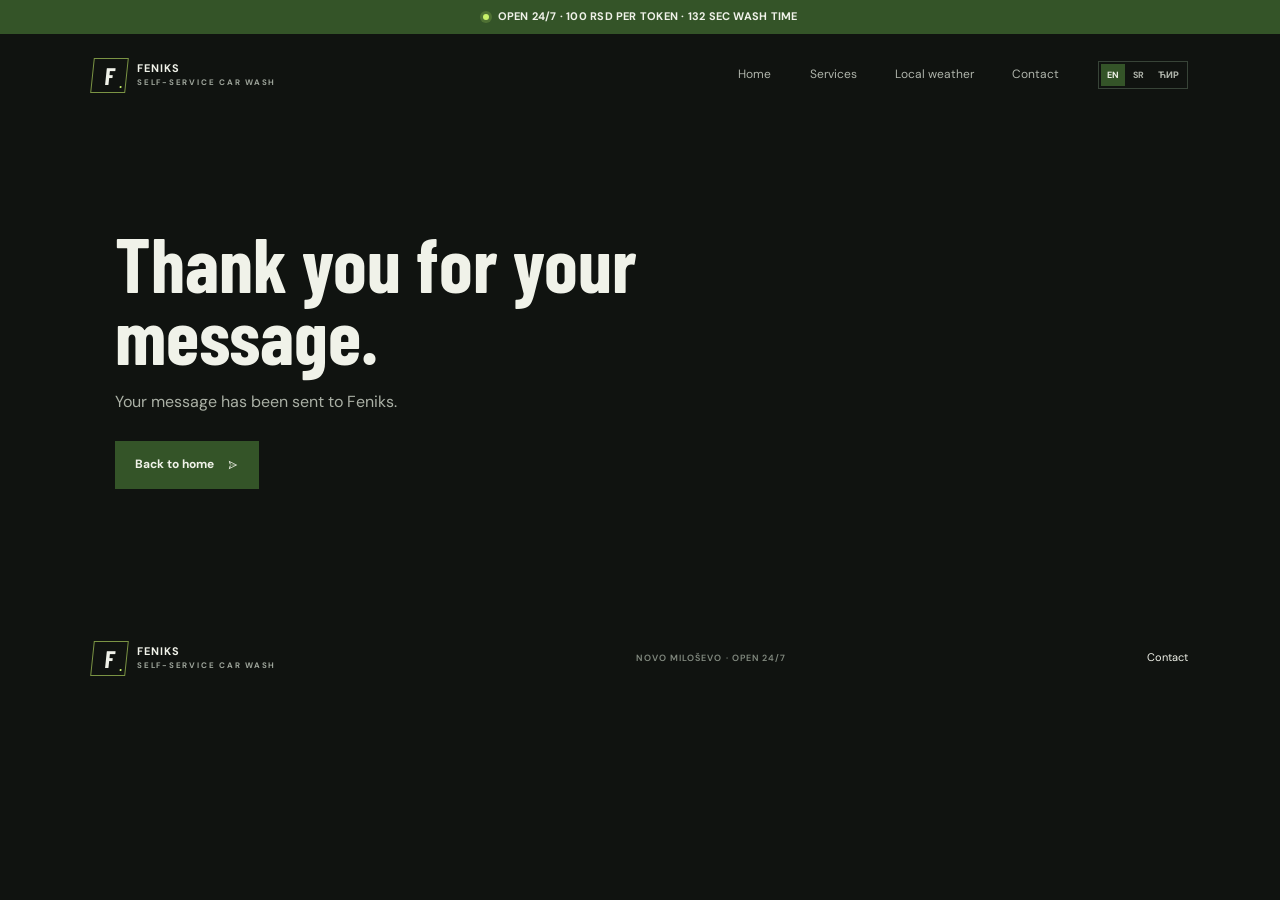
<file: thank-you.html>
<!doctype html>
<html lang="en">
<head>
  <meta charset="utf-8">
  <meta name="viewport" content="width=device-width, initial-scale=1">
  <meta name="theme-color" content="#101310">
  <meta name="robots" content="noindex,follow">
  <link rel="icon" href="assets/phoenix.svg" type="image/svg+xml">
  <meta name="description" data-description-en="Thank you for contacting Feniks." data-description-sr="Hvala što ste kontaktirali Feniks." content="Thank you for contacting Feniks.">
  <title data-en="Message sent | Feniks" data-sr="Poruka je poslata | Feniks">Message sent | Feniks</title>
  <link rel="stylesheet" href="styles.css">
  <script src="script.js" defer></script>
</head>
<body>
  <div class="topline"><span class="pulse-dot" aria-hidden="true"></span><span data-en="OPEN 24/7 · 100 RSD PER TOKEN · 132 SEC WASH TIME" data-sr="OTVORENO 24/7 · 100 RSD PO ŽETONU · 132 SEKUNDI PRANJA">OPEN 24/7 · 100 RSD PER TOKEN · 132 SEC WASH TIME</span></div>
  <header class="site-header">
    <a class="brand" href="index.html" aria-label="Feniks home" data-aria-en="Feniks home" data-aria-sr="Početna Feniks"><span class="brand-mark">F<span>.</span></span><span class="brand-name"><span data-en="FENIKS" data-sr="FENIKS">FENIKS</span> <small data-en="SELF-SERVICE CAR WASH" data-sr="SAMOUSLUŽNA AUTO-PERIONICA">SELF-SERVICE CAR WASH</small></span></a>
    <nav class="main-nav" aria-label="Main navigation" data-aria-en="Main navigation" data-aria-sr="Glavna navigacija">
      <a href="index.html" data-en="Home" data-sr="Početna">Home</a>
      <a href="index.html#services" data-en="Services" data-sr="Usluge">Services</a>
      <a href="index.html#weather" data-en="Local weather" data-sr="Vreme">Local weather</a>
      <a href="contact.html" data-en="Contact" data-sr="Kontakt">Contact</a>
      <div class="language-switch" role="group" aria-label="Language" data-aria-en="Language" data-aria-sr="Jezik">
        <button type="button" data-language="en" aria-pressed="true">EN</button>
        <button type="button" data-language="sr-Latn" aria-pressed="false" aria-label="Serbian Latin">SR</button>
        <button type="button" data-language="sr-Cyrl" aria-pressed="false" aria-label="Serbian Cyrillic">ЋИР</button>
      </div>
    </nav>
  </header>
  <main class="thank-you section-wrap">
    <h1 data-en="Thank you for your message." data-sr="Hvala na poruci.">Thank you for your message.</h1>
    <p data-en="Your message has been sent to Feniks." data-sr="Vaša poruka je poslata auto-perionici Feniks.">Your message has been sent to Feniks.</p>
    <a class="button button-green" href="index.html"><span class="button-label" data-en="Back to home" data-sr="Nazad na početnu">Back to home</span><svg class="icon" aria-hidden="true"><use href="assets/icons.svg#near-me"></use></svg></a>
  </main>
  <footer class="site-footer">
    <a class="brand" href="index.html"><span class="brand-mark">F<span>.</span></span><span class="brand-name"><span data-en="FENIKS" data-sr="FENIKS">FENIKS</span> <small data-en="SELF-SERVICE CAR WASH" data-sr="SAMOUSLUŽNA AUTO-PERIONICA">SELF-SERVICE CAR WASH</small></span></a>
    <span data-en="NOVO MILOŠEVO · OPEN 24/7" data-sr="NOVO MILOŠEVO · OTVORENO 24/7">NOVO MILOŠEVO · OPEN 24/7</span>
    <a href="contact.html"><span data-en="Contact" data-sr="Kontakt">Contact</span></a>
  </footer>
</body>
</html>
</file>
<file: styles.css>
@font-face {
  font-family: 'Inter';
  font-style: normal;
  font-weight: 400 700;
  font-display: swap;
  src: url('assets/fonts/inter-cyrillic-ext.woff2') format('woff2');
  unicode-range: U+0460-052F, U+1C80-1C8A, U+20B4, U+2DE0-2DFF, U+A640-A69F, U+FE2E-FE2F;
}
@font-face {
  font-family: 'Inter';
  font-style: normal;
  font-weight: 400 700;
  font-display: swap;
  src: url('assets/fonts/inter-cyrillic.woff2') format('woff2');
  unicode-range: U+0301, U+0400-045F, U+0490-0491, U+04B0-04B1, U+2116;
}
@font-face {
  font-family: 'Roboto Condensed';
  font-style: normal;
  font-weight: 500 800;
  font-display: swap;
  src: url('assets/fonts/roboto-condensed-cyrillic-ext.woff2') format('woff2');
  unicode-range: U+0460-052F, U+1C80-1C8A, U+20B4, U+2DE0-2DFF, U+A640-A69F, U+FE2E-FE2F;
}
@font-face {
  font-family: 'Roboto Condensed';
  font-style: normal;
  font-weight: 500 800;
  font-display: swap;
  src: url('assets/fonts/roboto-condensed-cyrillic.woff2') format('woff2');
  unicode-range: U+0301, U+0400-045F, U+0490-0491, U+04B0-04B1, U+2116;
}
@font-face {
  font-family: 'DM Sans';
  font-style: normal;
  font-weight: 400 700;
  font-display: swap;
  src: url('assets/fonts/dmsans-latin-ext.woff2') format('woff2');
  unicode-range: U+0100-02BA, U+02BD-02C5, U+02C7-02CC, U+02CE-02D7, U+02DD-02FF, U+0304, U+0308, U+0329, U+1D00-1DBF, U+1E00-1E9F, U+1EF2-1EFF, U+2020, U+20A0-20AB, U+20AD-20C4, U+2113, U+2C60-2C7F, U+A720-A7FF;
}
@font-face {
  font-family: 'DM Sans';
  font-style: normal;
  font-weight: 400 700;
  font-display: swap;
  src: url('assets/fonts/dmsans-latin.woff2') format('woff2');
  unicode-range: U+0000-00FF, U+0131, U+0152-0153, U+02BB-02BC, U+02C6, U+02DA, U+02DC, U+0304, U+0308, U+0329, U+2000-206F, U+20AC, U+2122, U+2191, U+2193, U+2212, U+2215, U+FEFF, U+FFFD;
}
@font-face {
  font-family: 'Barlow Condensed';
  font-style: normal;
  font-weight: 500;
  font-display: swap;
  src: url('assets/fonts/barlow-condensed-500-latin-ext.woff2') format('woff2');
  unicode-range: U+0100-02BA, U+02BD-02C5, U+02C7-02CC, U+02CE-02D7, U+02DD-02FF, U+0304, U+0308, U+0329, U+1D00-1DBF, U+1E00-1E9F, U+1EF2-1EFF, U+2020, U+20A0-20AB, U+20AD-20C4, U+2113, U+2C60-2C7F, U+A720-A7FF;
}
@font-face {
  font-family: 'Barlow Condensed';
  font-style: normal;
  font-weight: 500;
  font-display: swap;
  src: url('assets/fonts/barlow-condensed-500-latin.woff2') format('woff2');
  unicode-range: U+0000-00FF, U+0131, U+0152-0153, U+02BB-02BC, U+02C6, U+02DA, U+02DC, U+0304, U+0308, U+0329, U+2000-206F, U+20AC, U+2122, U+2191, U+2193, U+2212, U+2215, U+FEFF, U+FFFD;
}
@font-face {
  font-family: 'Barlow Condensed';
  font-style: normal;
  font-weight: 600;
  font-display: swap;
  src: url('assets/fonts/barlow-condensed-600-latin-ext.woff2') format('woff2');
  unicode-range: U+0100-02BA, U+02BD-02C5, U+02C7-02CC, U+02CE-02D7, U+02DD-02FF, U+0304, U+0308, U+0329, U+1D00-1DBF, U+1E00-1E9F, U+1EF2-1EFF, U+2020, U+20A0-20AB, U+20AD-20C4, U+2113, U+2C60-2C7F, U+A720-A7FF;
}
@font-face {
  font-family: 'Barlow Condensed';
  font-style: normal;
  font-weight: 600;
  font-display: swap;
  src: url('assets/fonts/barlow-condensed-600-latin.woff2') format('woff2');
  unicode-range: U+0000-00FF, U+0131, U+0152-0153, U+02BB-02BC, U+02C6, U+02DA, U+02DC, U+0304, U+0308, U+0329, U+2000-206F, U+20AC, U+2122, U+2191, U+2193, U+2212, U+2215, U+FEFF, U+FFFD;
}
@font-face {
  font-family: 'Barlow Condensed';
  font-style: normal;
  font-weight: 700;
  font-display: swap;
  src: url('assets/fonts/barlow-condensed-700-latin-ext.woff2') format('woff2');
  unicode-range: U+0100-02BA, U+02BD-02C5, U+02C7-02CC, U+02CE-02D7, U+02DD-02FF, U+0304, U+0308, U+0329, U+1D00-1DBF, U+1E00-1E9F, U+1EF2-1EFF, U+2020, U+20A0-20AB, U+20AD-20C4, U+2113, U+2C60-2C7F, U+A720-A7FF;
}
@font-face {
  font-family: 'Barlow Condensed';
  font-style: normal;
  font-weight: 700;
  font-display: swap;
  src: url('assets/fonts/barlow-condensed-700-latin.woff2') format('woff2');
  unicode-range: U+0000-00FF, U+0131, U+0152-0153, U+02BB-02BC, U+02C6, U+02DA, U+02DC, U+0304, U+0308, U+0329, U+2000-206F, U+20AC, U+2122, U+2191, U+2193, U+2212, U+2215, U+FEFF, U+FFFD;
}
@font-face {
  font-family: 'Barlow Condensed';
  font-style: normal;
  font-weight: 800;
  font-display: swap;
  src: url('assets/fonts/barlow-condensed-800-latin-ext.woff2') format('woff2');
  unicode-range: U+0100-02BA, U+02BD-02C5, U+02C7-02CC, U+02CE-02D7, U+02DD-02FF, U+0304, U+0308, U+0329, U+1D00-1DBF, U+1E00-1E9F, U+1EF2-1EFF, U+2020, U+20A0-20AB, U+20AD-20C4, U+2113, U+2C60-2C7F, U+A720-A7FF;
}
@font-face {
  font-family: 'Barlow Condensed';
  font-style: normal;
  font-weight: 800;
  font-display: swap;
  src: url('assets/fonts/barlow-condensed-800-latin.woff2') format('woff2');
  unicode-range: U+0000-00FF, U+0131, U+0152-0153, U+02BB-02BC, U+02C6, U+02DA, U+02DC, U+0304, U+0308, U+0329, U+2000-206F, U+20AC, U+2122, U+2191, U+2193, U+2212, U+2215, U+FEFF, U+FFFD;
}

:root {
  color-scheme: dark;
  --ink: #101310;
  --ink-soft: #171c18;
  --green: #345428;
  --green-accent: #c8f169;
  --green-deep: #426a35;
  --paper: #f0f2e9;
  --muted: #9ea59b;
  --line: rgba(240, 242, 233, .14);
  --display: 'Barlow Condensed', 'Roboto Condensed', Impact, sans-serif;
  --body: 'DM Sans', 'Inter', Arial, sans-serif;
}

* { box-sizing: border-box; }
html { scroll-behavior: smooth; }
body { margin: 0; background: var(--ink); color: var(--paper); font: 400 16px/1.6 var(--body); }
a { color: inherit; text-decoration: none; }
button, input, select, textarea { font: inherit; }
.topline { height: 34px; display: flex; align-items: center; justify-content: center; gap: 9px; background: var(--green); color: var(--paper); font-size: 11px; font-weight: 700; letter-spacing: .02em; }
.pulse-dot { width: 6px; height: 6px; border-radius: 50%; background: var(--green-accent); box-shadow: 0 0 0 3px rgba(200,241,105,.18); }
.site-header { height: 82px; padding: 0 7.2%; display: flex; align-items: center; justify-content: space-between; gap: 28px; background: #101310; position: relative; z-index: 2; }
.brand { display: flex; align-items: center; gap: 10px; flex-shrink: 0; }
.brand-mark { position: relative; display: grid; place-items: center; width: 35px; height: 35px; border: 1px solid rgba(200,241,105,.58); color: var(--paper); font: 700 24px/1 var(--display); transform: skew(-6deg); }
.brand-mark span { position: absolute; right: 3px; bottom: 2px; color: var(--green-accent); font-size: 13px; line-height: 1; }
.brand-name { font-size: 11px; font-weight: 700; letter-spacing: .08em; line-height: 1.2; }
.brand-name small { display: block; color: var(--muted); font-size: 8px; letter-spacing: .22em; margin-top: 3px; }
.icon { display: inline-block; width: 1em; height: 1em; fill: currentColor; vertical-align: -.125em; }
[hidden] { display: none !important; }
.main-nav { display: flex; align-items: center; gap: clamp(18px, 3vw, 42px); }
.main-nav a { position: relative; color: #aeb3aa; font-size: 12px; transition: color .2s ease; }
.main-nav a::after { position: absolute; right: 0; bottom: -7px; left: 0; height: 1px; background: var(--green-accent); content: ''; transform: scaleX(0); transform-origin: left; transition: transform .25s ease; }
.main-nav a:hover, .main-nav a.active { color: var(--green-accent); }
.main-nav a:hover::after, .main-nav a.active::after { transform: scaleX(1); }
.language-switch { display: flex; flex-shrink: 0; gap: 2px; padding: 2px; border: 1px solid #384438; }
.language-switch button { padding: 4px 6px; border: 0; background: transparent; color: #aeb3aa; font-size: 9px; font-weight: 700; cursor: pointer; }
.language-switch button[aria-pressed="true"] { background: var(--green); color: var(--paper); }
.language-switch button:focus-visible { outline: 2px solid var(--green-accent); outline-offset: 2px; }
.header-cta { border: 1px solid rgba(200,241,105,.45); padding: 10px 15px; color: var(--green-accent); font-size: 12px; font-weight: 600; white-space: nowrap; }
.header-cta span, .button span { margin-left: 13px; }
.header-cta > .icon, .button > .icon { margin-left: 13px; }
.header-cta .cta-label, .button .button-label { margin-left: 0; }
.hero { min-height: min(690px, 76vw); height: 650px; max-height: 760px; position: relative; overflow: hidden; display: flex; align-items: center; padding: 0 12%; background: #202520; }
.hero-image { position: absolute; inset: -2%; width: 104%; height: 104%; object-fit: cover; object-position: center 55%; translate: var(--hero-image-x, 0px) var(--hero-image-y, 0px); }
.hero-shade { position: absolute; inset: 0; background: linear-gradient(90deg, rgba(10,14,11,.92) 0%, rgba(10,14,11,.72) 39%, rgba(10,14,11,.13) 100%), linear-gradient(0deg, rgba(10,14,11,.58), transparent 32%); }
.hero-copy { position: relative; z-index: 1; max-width: 680px; padding-bottom: 18px; }
.hero h1, .contact-intro h1 { margin: 0; font: 700 clamp(66px, 8.1vw, 112px)/.82 var(--display); letter-spacing: 0; }
.hero h1 .accent-line, .contact-intro h1 .accent-line { color: var(--green-accent); }
.hero-text { margin: 27px 0 26px; max-width: 395px; color: #d1d4cc; font-size: 14px; }
.hero-actions { display: flex; align-items: center; gap: 28px; }
.button { min-height: 48px; padding: 0 20px; display: inline-flex; align-items: center; justify-content: center; border: 0; font-size: 12px; font-weight: 700; cursor: pointer; transition: background .2s ease, transform .2s ease, box-shadow .2s ease; }
.button:hover { transform: translateY(-2px); box-shadow: 0 8px 24px rgba(0,0,0,.18); }
.button > span[aria-hidden="true"], .text-link > span[aria-hidden="true"], .header-cta > span[aria-hidden="true"], .button > .icon, .text-link > .icon, .header-cta > .icon { display: inline-block; transition: transform .2s ease; }
.button:hover > span[aria-hidden="true"], .text-link:hover > span[aria-hidden="true"], .header-cta:hover > span[aria-hidden="true"], .button:hover > .icon, .text-link:hover > .icon, .header-cta:hover > .icon { transform: translate(3px, -2px); }
.button-green { background: var(--green); color: var(--paper); }
.button-green:hover { background: var(--green-deep); }
.button-dark { background: var(--ink); color: var(--green-accent); }
.text-link { display: inline-flex; align-items: center; gap: 8px; color: white; font-size: 12px; }
.text-link > span[aria-hidden="true"] { margin-left: 0; color: var(--green-accent); }
.text-link > .icon { margin-left: 0; color: var(--green-accent); }
.motion-ready .motion-reveal { opacity: 0; transform: translateY(22px); transition: opacity .65s ease, transform .65s cubic-bezier(.2,.7,.2,1); }
.motion-ready .motion-reveal.is-visible { opacity: 1; transform: translateY(0); }
.motion-ready .service-item:nth-child(2) { transition-delay: .08s; }
.motion-ready .service-item:nth-child(3) { transition-delay: .16s; }
.motion-ready .hero-stamp.motion-reveal { transform: translateY(22px) rotate(11deg); }
.motion-ready .hero-stamp.motion-reveal.is-visible { transform: translateY(0) rotate(11deg); }
.hero-stamp { position: absolute; z-index: 1; right: 8%; top: 20%; width: 90px; height: 90px; border: 1px solid rgba(240,242,233,.55); border-radius: 50%; display: flex; flex-direction: column; justify-content: center; align-items: center; translate: var(--hero-stamp-x, 0px) var(--hero-stamp-y, 0px); transform: rotate(11deg); color: white; font-size: 8px; font-weight: 700; line-height: 1.1; text-align: center; letter-spacing: .12em; }
.hero-stamp b { margin-top: 5px; color: var(--green-accent); font: 700 17px/.9 var(--display); letter-spacing: .02em; }
.hero-bottom { position: absolute; z-index: 1; bottom: 22px; left: 7.2%; right: 7.2%; display: flex; justify-content: space-between; color: rgba(240,242,233,.72); font-size: 9px; font-weight: 600; letter-spacing: .13em; }
.weather-band { min-height: 160px; padding: 31px 7.2%; display: grid; grid-template-columns: 1.6fr 1.2fr repeat(3, .7fr); align-items: center; gap: 20px; background-color: var(--green); background-image: linear-gradient(110deg, transparent 15%, rgba(255,255,255,.035) 48%, transparent 78%); background-size: 220% 100%; background-position: 100% 0; transition: background-position .7s ease; color: var(--paper); }
.weather-band:hover, .weather-band:focus-within { background-position: 0 0; }
.weather-intro h2 { margin: 0; font: 600 31px/1 var(--display); }
.weather-intro > p:last-child { margin: 7px 0 0; font-size: 11px; }
.weather-updated { display: block; margin-top: 2px; color: #d1dbca; font-size: 10px; }
.weather-current { display: flex; align-items: center; gap: 12px; }
.weather-symbol { width: 48px; height: 48px; display: grid; place-items: center; border: 1px solid rgba(240,242,233,.4); border-radius: 50%; font-size: 26px; transition: transform .35s ease; }
.weather-symbol .icon { width: 26px; height: 26px; }
.weather-band:hover .weather-symbol, .weather-band:focus-within .weather-symbol { transform: translateY(-4px) rotate(-8deg); }
.weather-current > div { display: flex; flex-direction: column; }
.weather-current strong { font: 600 36px/.95 var(--display); }
.weather-current div span { margin-top: 4px; font-size: 10px; }
.weather-detail { min-height: 48px; padding-left: 16px; border-left: 1px solid rgba(240,242,233,.25); display: flex; flex-direction: column; justify-content: center; gap: 5px; }
.weather-detail span { color: #d1dbca; font-size: 9px; font-weight: 700; letter-spacing: .1em; }
.weather-detail strong { font-size: 13px; }
.section-wrap { padding: 95px 9% 106px; }
.section-heading { display: flex; align-items: end; justify-content: space-between; gap: 30px; margin-bottom: 42px; }
.section-heading h2, .form-panel h2 { margin: 0; font: 600 clamp(38px, 5vw, 56px)/.95 var(--display); letter-spacing: 0; }
.section-heading > p { max-width: 310px; margin: 0 1% 5px 0; color: #aab0a5; font-size: 12px; }
.service-grid { display: grid; grid-template-columns: repeat(3, 1fr); border-top: 1px solid var(--line); border-bottom: 1px solid var(--line); }
.service-item { min-height: 205px; padding: 24px 26px 24px 0; position: relative; transition: background-color .25s ease, transform .25s ease; }
.service-item:hover { background-color: rgba(255,255,255,.035); transform: translateY(-5px); }
.service-item + .service-item { padding-left: 28px; border-left: 1px solid var(--line); }
.service-number { color: var(--green-accent); font-size: 9px; font-weight: 700; letter-spacing: .12em; }
.service-item h3 { margin: 25px 0 8px; font: 600 27px/1 var(--display); }
.service-item p { max-width: 260px; margin: 0; color: #aab0a5; font-size: 11px; }
.wash-gallery { background: #151a16; }
.wash-gallery-grid { display: grid; grid-template-columns: repeat(2, minmax(0, 1fr)); align-items: start; gap: 18px; max-width: 1160px; margin-inline: auto; }
.wash-photo { min-width: 0; margin: 0; overflow: hidden; background: #202620; }
.wash-photo img { display: block; width: 100%; height: auto; aspect-ratio: 16 / 10; object-fit: cover; transition: transform .6s cubic-bezier(.2,.7,.2,1); }
.wash-photo:hover img { transform: scale(1.035); }
.wash-photo figcaption { padding: 14px 17px 16px; color: #d1d4cc; font-size: 11px; }
.faq-section { background: #151a16; }
.faq-section .section-heading > p { flex: 0 1 470px; max-width: 470px; }
.faq-list { border-top: 1px solid var(--line); }
.faq-item { border-bottom: 1px solid var(--line); }
.faq-item summary { padding: 20px 8px 20px 0; display: flex; align-items: center; justify-content: space-between; gap: 20px; color: var(--paper); font: 600 23px/1.15 var(--display); cursor: pointer; list-style: none; }
.faq-item summary::-webkit-details-marker { display: none; }
.faq-item summary::after { content: "+"; flex: 0 0 auto; color: var(--green-accent); font: 400 22px/1 var(--body); transition: transform .25s ease; }
.faq-item[open] summary::after { content: "−"; }
.faq-answer { max-width: 690px; padding: 0 32px 20px 0; color: #aab0a5; font-size: 13px; line-height: 1.7; }
.faq-answer p { margin: 0 0 7px; }
.faq-answer ol { margin: 0; padding-left: 22px; }
.faq-answer li + li { margin-top: 7px; }
.faq-answer a { color: var(--green-accent); text-decoration: underline; text-underline-offset: 3px; }
.motion-ticker { overflow: hidden; padding: 17px 0; background: var(--green-accent); color: var(--ink); }
.ticker-track { display: flex; width: max-content; }
.ticker-track.ticker-ready { animation: ticker-travel 80s linear infinite; }
.ticker-group { display: flex; flex: none; align-items: center; justify-content: center; min-width: 100vw; gap: clamp(8px, .85vw, 16px); padding: 0 clamp(12px, 1.5vw, 24px); white-space: nowrap; font: 700 clamp(16px, 1.1vw, 20px)/1 var(--display); text-transform: uppercase; }
.ticker-mark { color: var(--green); width: 18px; height: 18px; animation: ticker-spin 5s linear infinite; }
.location-strip { min-height: 340px; display: grid; grid-template-columns: 1fr 1fr; align-items: stretch; background: var(--green); color: var(--paper); position: relative; overflow: hidden; }
.location-copy { padding: 63px 12%; align-self: center; }
.location-copy h2 { margin: 0 0 23px; font: 600 clamp(38px, 4.5vw, 55px)/.94 var(--display); }
.location-map { min-height: 340px; position: relative; display: grid; place-items: center; overflow: hidden; background: #18221b; }
.location-map > img { position: absolute; inset: 0; width: 100%; height: 100%; object-fit: cover; }
.location-address { position: relative; z-index: 1; padding: 18px 24px 18px 25px; border-left: 1px solid rgba(240,242,233,.45); background: var(--ink); box-shadow: 0 12px 32px rgba(0,0,0,.25); }
.location-address p { margin: 0 0 10px; font-size: 9px; font-weight: 700; letter-spacing: .12em; }
.location-address address, .address-panel address { font-size: 13px; font-style: normal; line-height: 1.8; }
.location-pin { position: absolute; top: -7px; left: -9px; width: 18px; height: 18px; border-radius: 50%; background: var(--paper); color: var(--green); font-size: 16px; text-align: center; line-height: 18px; transition: transform .25s ease; }
.location-address:hover .location-pin, .location-address:focus-within .location-pin { transform: scale(1.5); }
.site-footer { min-height: 94px; padding: 20px 7.2%; display: flex; align-items: center; justify-content: space-between; gap: 20px; background: var(--ink); }
.site-footer > span { color: #838b80; font-size: 9px; font-weight: 600; letter-spacing: .12em; }
.site-footer > a:last-child { font-size: 11px; }
.site-footer > a:last-child .icon { color: var(--green-accent); margin-left: 8px; }
.footer-contact { display: flex; flex-direction: column; gap: 3px; color: #838b80; font-size: 9px; }
.footer-contact a { color: inherit; text-decoration: underline; }
.contact-intro { min-height: 390px; padding: 60px 10% 52px; position: relative; overflow: hidden; display: flex; align-items: end; justify-content: space-between; gap: 40px; background: #171c18; }
.contact-intro-image { position: absolute; inset: 0; width: 100%; height: 100%; object-fit: cover; object-position: center 55%; transition: transform .9s cubic-bezier(.2,.7,.2,1); }
.contact-intro:hover .contact-intro-image { transform: scale(1.025); }
.contact-intro-shade { position: absolute; inset: 0; background: linear-gradient(90deg, rgba(10,14,11,.96) 0%, rgba(10,14,11,.84) 37%, rgba(10,14,11,.4) 72%, rgba(10,14,11,.2) 100%), linear-gradient(0deg, rgba(10,14,11,.5), transparent 42%); }
.contact-intro-copy, .contact-intro-note { position: relative; z-index: 1; }
.contact-intro-copy { max-width: 720px; }
.contact-intro h1 { font-size: clamp(64px, 8vw, 100px); }
.contact-intro .accent-line { display: inline-block; transition: transform .35s cubic-bezier(.2,.7,.2,1); }
.contact-intro:hover .accent-line { transform: translateX(5px); }
.contact-intro-note { max-width: 280px; margin: 0 0 6px; color: #aab0a5; font-size: 13px; }
.contact-layout { display: grid; grid-template-columns: 1.2fr .8fr; max-width: 1180px; margin: 0 auto; padding: 72px 7% 78px; gap: 70px; }
.form-panel h2 { font-size: 39px; }
#message-form { margin-top: 31px; }
#message-form label { display: flex; flex-direction: column; gap: 8px; margin-bottom: 18px; color: #dce0d6; font-size: 11px; font-weight: 600; }
.form-row { display: grid; grid-template-columns: 1fr 1fr; gap: 16px; }
#message-form input, #message-form select, #message-form textarea { width: 100%; border: 1px solid #424940; border-radius: 0; outline: none; padding: 12px 13px; background: #171c18; color: var(--paper); font-size: 12px; }
#message-form input:focus, #message-form select:focus, #message-form textarea:focus { border-color: var(--green-accent); }
#message-form input::placeholder, #message-form textarea::placeholder { color: #777f74; }
#message-form textarea { resize: vertical; min-height: 110px; }
.form-submit { min-width: 177px; }
.form-note { margin: 14px 0 0; color: #90988d; font-size: 10px; }
.form-status { min-height: 0; margin: 10px 0 0; color: var(--green-accent); font-size: 12px; }
.address-panel { min-height: 380px; padding: 27px 30px; position: relative; overflow: hidden; display: flex; flex-direction: column; align-items: flex-start; background: #1b211c; border: 1px solid #30382f; transition: transform .3s ease, border-color .3s ease; }
.address-panel:hover, .address-panel:focus-within { transform: translateY(-4px); border-color: rgba(200,241,105,.55); }
.address-panel-top { width: 100%; display: flex; justify-content: space-between; align-items: center; }
.address-coordinate { color: #828b7f; font-size: 9px; }
.address-panel h2 { margin: 30px 0 15px; font: 600 48px/.88 var(--display); transition: transform .35s cubic-bezier(.2,.7,.2,1); }
.address-panel:hover h2, .address-panel:focus-within h2 { transform: translateX(4px); }
.address-panel address { color: #c8cec4; font-size: 12px; }
.wash-facts { width: 100%; margin-top: 18px; padding-top: 15px; display: grid; grid-template-columns: repeat(2, minmax(0, 1fr)); gap: 14px; border-top: 1px solid var(--line); }
.wash-facts > div { min-width: 0; display: flex; flex-direction: column; gap: 3px; }
.wash-facts span { color: #aeb8a9; font-size: 8px; font-weight: 700; letter-spacing: .1em; }
.wash-facts strong { font: 600 25px/1 var(--display); }
.wash-facts small { color: #b9c0b4; font-size: 9px; line-height: 1.4; }
.address-link { position: relative; z-index: 1; margin-top: 21px; padding-bottom: 5px; border-bottom: 1px solid var(--green-accent); color: var(--green-accent); font-size: 11px; }
.address-link .address-link-label { margin-left: 0; }
.address-link > .icon { margin-left: 12px; transition: transform .2s ease; }
.address-link:hover > .icon, .address-link:focus-visible > .icon { transform: translate(3px, -2px); }
.address-phoenix { position: relative; align-self: flex-end; display: block; width: min(140px, 44%); height: auto; margin-top: 20px; object-fit: contain; opacity: .14; pointer-events: none; transform: translateY(0); transition: opacity .35s ease, transform .7s cubic-bezier(.2,.7,.2,1); }
.address-panel:hover .address-phoenix, .address-panel:focus-within .address-phoenix { opacity: .24; transform: translateY(-12px); }
.map-section { height: 390px; display: grid; grid-template-columns: 1fr 1fr; border-top: 1px solid var(--line); background: #171c18; }
.map-embed, .map-illustration { min-width: 0; position: relative; overflow: hidden; }
.map-embed iframe { display: block; width: 100%; height: 100%; border: 0; filter: saturate(1.15) hue-rotate(35deg) contrast(1.12); }
.map-illustration > img { display: block; width: 100%; height: 100%; object-fit: cover; transition: transform .65s cubic-bezier(.2,.7,.2,1); }
.map-illustration:hover > img { transform: scale(1.04); }
.map-caption { position: absolute; left: 7.2%; bottom: 24px; display: flex; flex-direction: column; gap: 5px; padding: 12px 16px; background: rgba(16,19,16,.88); border-left: 2px solid var(--green-accent); }
.map-caption span { color: var(--green-accent); font-size: 9px; font-weight: 700; letter-spacing: .12em; }
.map-caption strong { color: var(--paper); font-size: 12px; }
.direct-contact { background: #151a16; }
.direct-contact .section-heading { margin-bottom: 24px; }
.direct-contact-details { display: grid; grid-template-columns: repeat(3, minmax(0, 1fr)); gap: 16px; }
.direct-contact-details p { min-width: 0; margin: 0; padding: 18px; border: 1px solid var(--line); display: flex; flex-direction: column; gap: 7px; color: #aab0a5; font-size: 12px; overflow-wrap: anywhere; }
.direct-contact-details strong { color: var(--green-accent); }
.find-us-list { margin: 0; padding-left: 22px; color: #aab0a5; font-size: 13px; }
.find-us-list li + li { margin-top: 8px; }
.find-us-list li::marker { color: var(--green-accent); }
.thank-you { min-height: 55vh; display: flex; flex-direction: column; align-items: flex-start; justify-content: center; }
.thank-you h1 { max-width: 760px; margin: 0; font: 700 clamp(44px, 7vw, 76px)/.95 var(--display); }
.thank-you > p { margin: 18px 0 26px; color: #aab0a5; }

@keyframes ticker-travel { to { transform: translateX(-50%); } }
@keyframes ticker-spin { to { transform: rotate(360deg); } }

@media (max-width: 900px) {
  .site-header { padding: 0 5%; gap: 15px; }
  .main-nav { gap: 16px; }
  .main-nav a { font-size: 11px; }
  .header-cta { padding: 9px 11px; font-size: 11px; }
  .weather-band { grid-template-columns: 1.3fr 1fr repeat(3, .7fr); gap: 12px; padding-inline: 5%; }
  .weather-detail { padding-left: 10px; }
  .contact-layout { gap: 35px; }
}
@media (max-width: 680px) {
  .topline { height: 30px; font-size: 9px; }
  .motion-ticker { padding-block: 14px; }
  .ticker-group { gap: 8px; padding-inline: 12px; font-size: 16px; }
  .ticker-mark { width: 16px; height: 16px; }
  .site-header { min-height: 75px; height: auto; padding: 14px 5%; flex-wrap: wrap; row-gap: 12px; }
  .brand-mark { width: 31px; height: 31px; font-size: 21px; }
  .brand-name { font-size: 10px; }
  .header-cta { margin-left: auto; }
  .main-nav { order: 3; width: 100%; justify-content: space-between; gap: 8px; }
  .main-nav a { font-size: 10px; }
  .hero { height: 590px; min-height: 0; padding: 0 7%; align-items: center; }
  .hero-image { object-position: 58% center; }
  .hero-shade { background: linear-gradient(90deg, rgba(10,14,11,.88), rgba(10,14,11,.3)), linear-gradient(0deg, rgba(10,14,11,.58), transparent 40%); }
  .hero h1 { font-size: clamp(62px, 17vw, 90px); }
  html:lang(sr) .hero h1 { font-size: 52px; }
  .hero-text { max-width: 310px; font-size: 13px; }
  .hero-stamp { top: 7%; right: 7%; width: 72px; height: 72px; font-size: 7px; }
  .hero-bottom { left: 7%; right: 7%; font-size: 8px; }
  .weather-band { padding: 28px 7%; grid-template-columns: 1fr 1fr; gap: 21px 14px; }
  .weather-intro { grid-column: 1 / -1; }
  .weather-current { grid-column: 1 / -1; padding-bottom: 17px; border-bottom: 1px solid rgba(16,19,16,.25); }
  .weather-detail { min-height: 40px; }
  .weather-detail:nth-last-child(1) { grid-column: 1 / -1; }
  .section-wrap { padding: 68px 7%; }
  .section-heading { display: block; margin-bottom: 28px; }
  .section-heading > p { margin-top: 16px; }
  .section-heading h2 { font-size: 45px; }
  .service-grid { grid-template-columns: 1fr; }
  .service-item, .service-item + .service-item { min-height: 160px; padding: 20px 25px 20px 0; border-left: 0; }
  .service-item + .service-item { border-top: 1px solid var(--line); }
  .service-item h3 { margin-top: 19px; }
  .wash-gallery-grid { grid-template-columns: 1fr; gap: 14px; }
  .wash-photo:not(.wash-photo-wide) img { aspect-ratio: 1; }
  .location-strip { min-height: 0; grid-template-columns: 1fr; }
  .location-copy { padding: 45px 8%; }
  .location-map { min-height: 280px; }
  .location-address { margin: 0 8%; }
  .site-footer { min-height: 110px; padding: 20px 6%; flex-wrap: wrap; }
  .site-footer > span { display: none; }
  .footer-contact { width: 100%; order: 3; }
  .site-footer > a:last-child { margin-left: auto; font-size: 10px; }
  .contact-intro { min-height: 390px; padding: 50px 7% 36px; display: block; }
  .contact-intro-image { object-position: 60% center; }
  .contact-intro-shade { background: linear-gradient(90deg, rgba(10,14,11,.94), rgba(10,14,11,.72) 68%, rgba(10,14,11,.46)), linear-gradient(0deg, rgba(10,14,11,.62), transparent 55%); }
  .contact-intro h1 { font-size: clamp(59px, 15vw, 82px); }
  .contact-intro-note { margin-top: 24px; font-size: 12px; }
  .contact-layout { grid-template-columns: 1fr; padding: 53px 7%; gap: 45px; }
  .direct-contact-details { grid-template-columns: 1fr; }
  .form-panel h2 { font-size: 35px; }
  .form-row { grid-template-columns: 1fr; gap: 0; }
  .address-panel { min-height: 345px; padding: 23px; }
  .address-panel h2 { margin-top: 30px; }
  .map-section { height: auto; grid-template-columns: 1fr; }
  .map-embed, .map-illustration { height: 320px; }
  .map-caption { left: 7%; bottom: 18px; }
}

@media (prefers-reduced-motion: reduce) {
  html { scroll-behavior: auto; }
  *, *::before, *::after { animation-duration: .01ms !important; animation-iteration-count: 1 !important; scroll-behavior: auto !important; transition-duration: .01ms !important; }
  .ticker-track.ticker-ready { animation: none; }
  .ticker-group[aria-hidden="true"] { display: none; }
}
</file>
